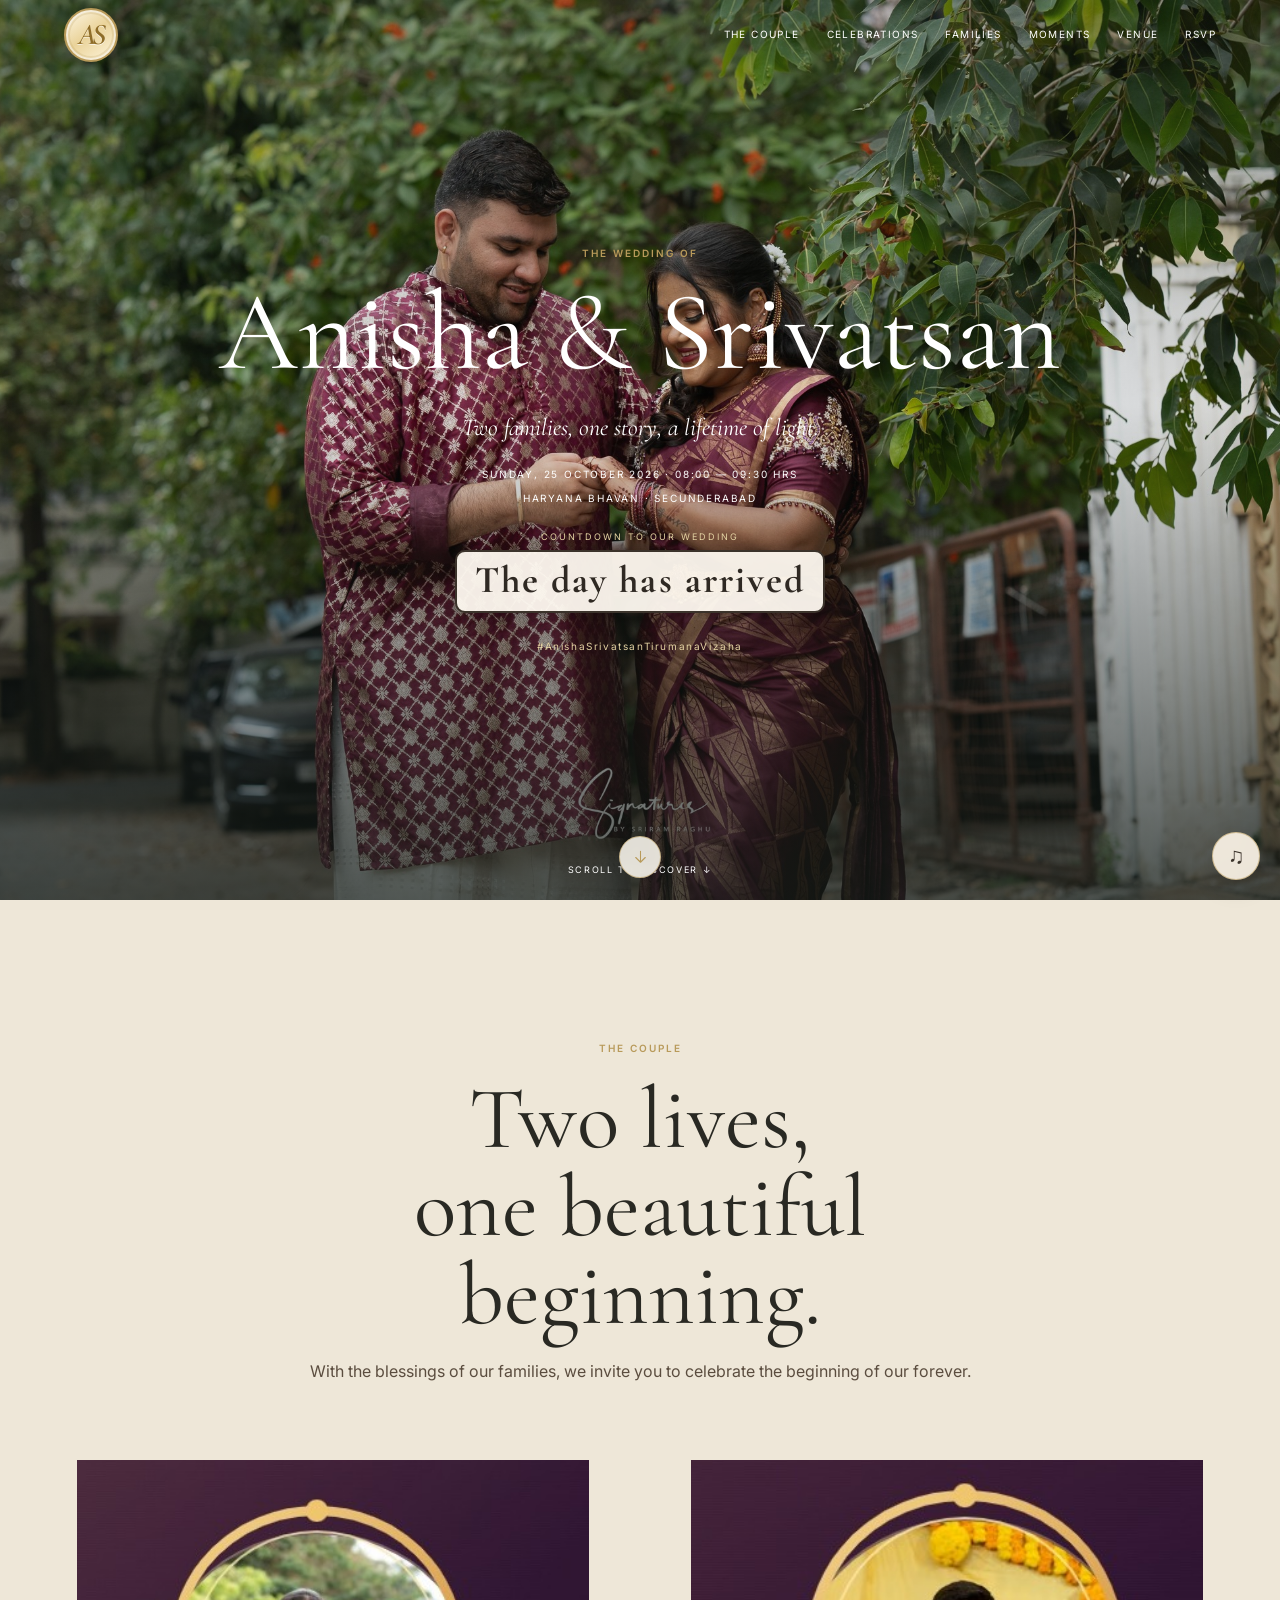
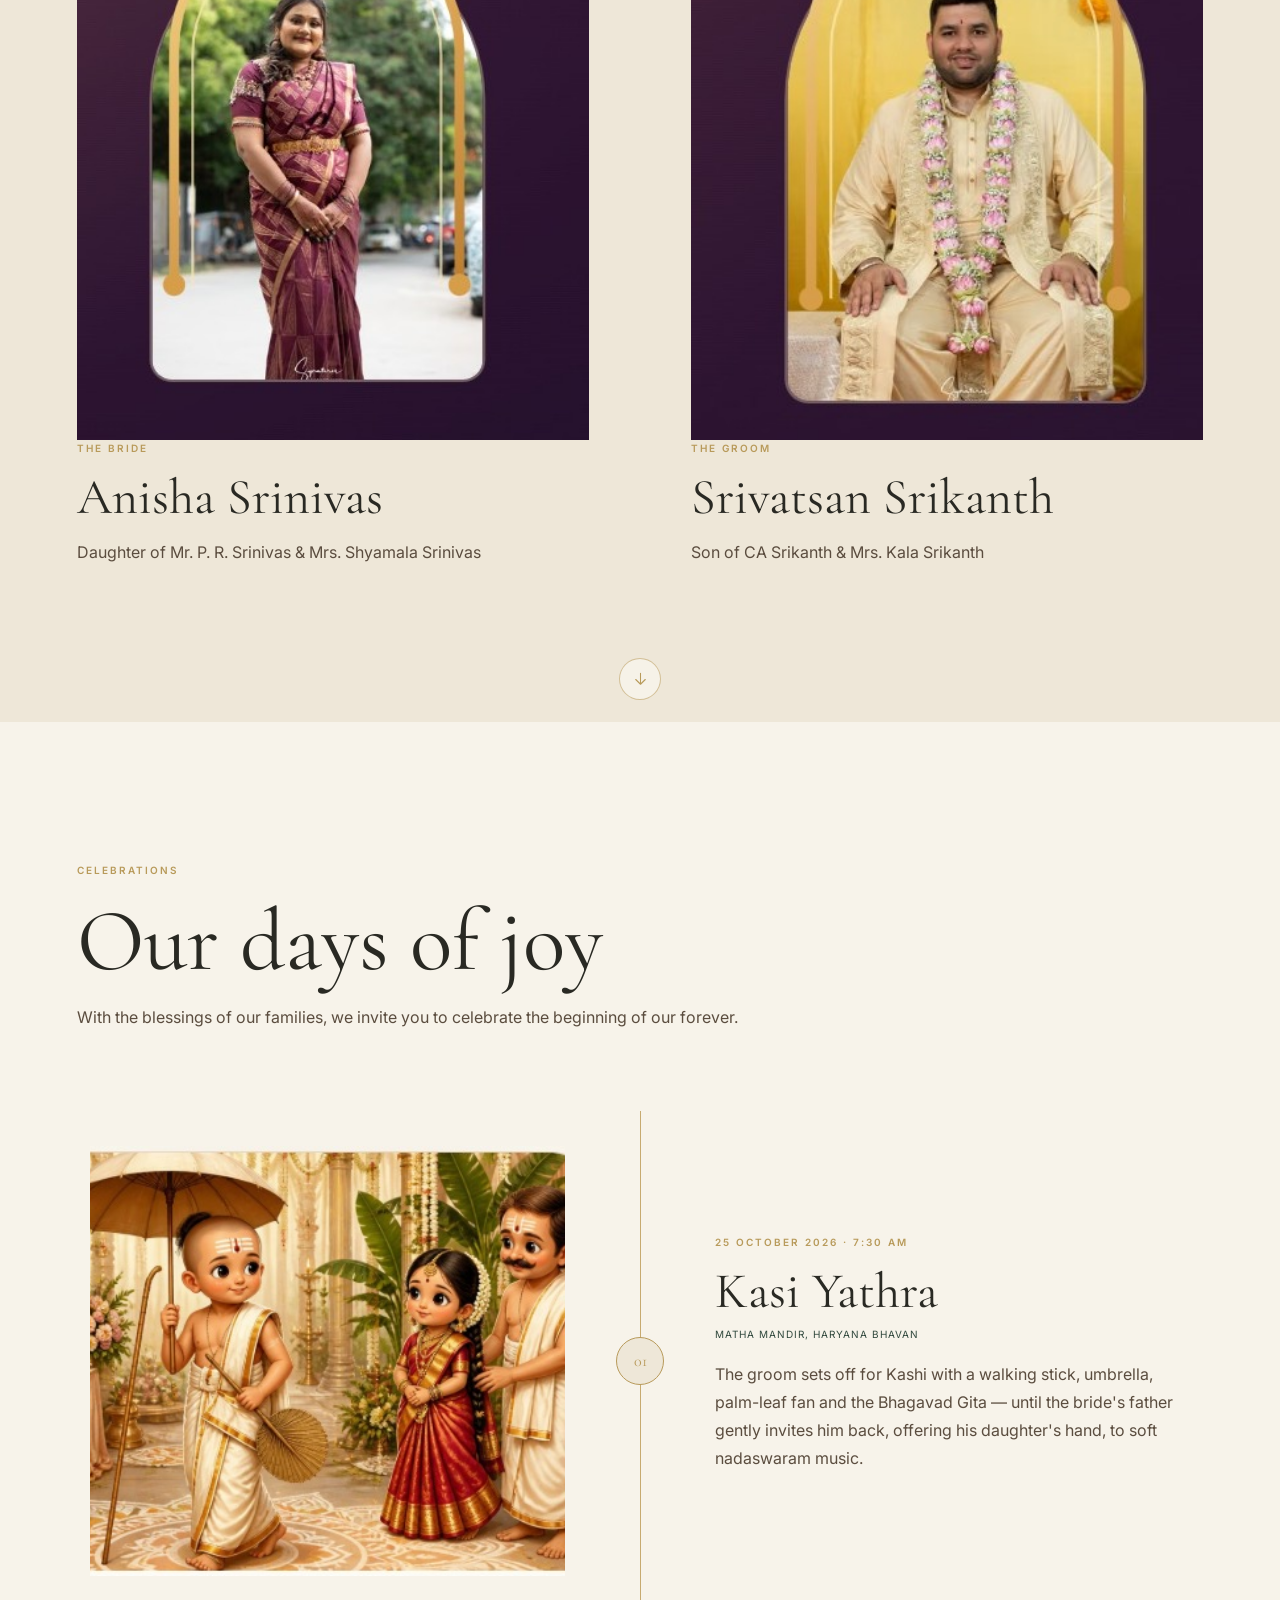
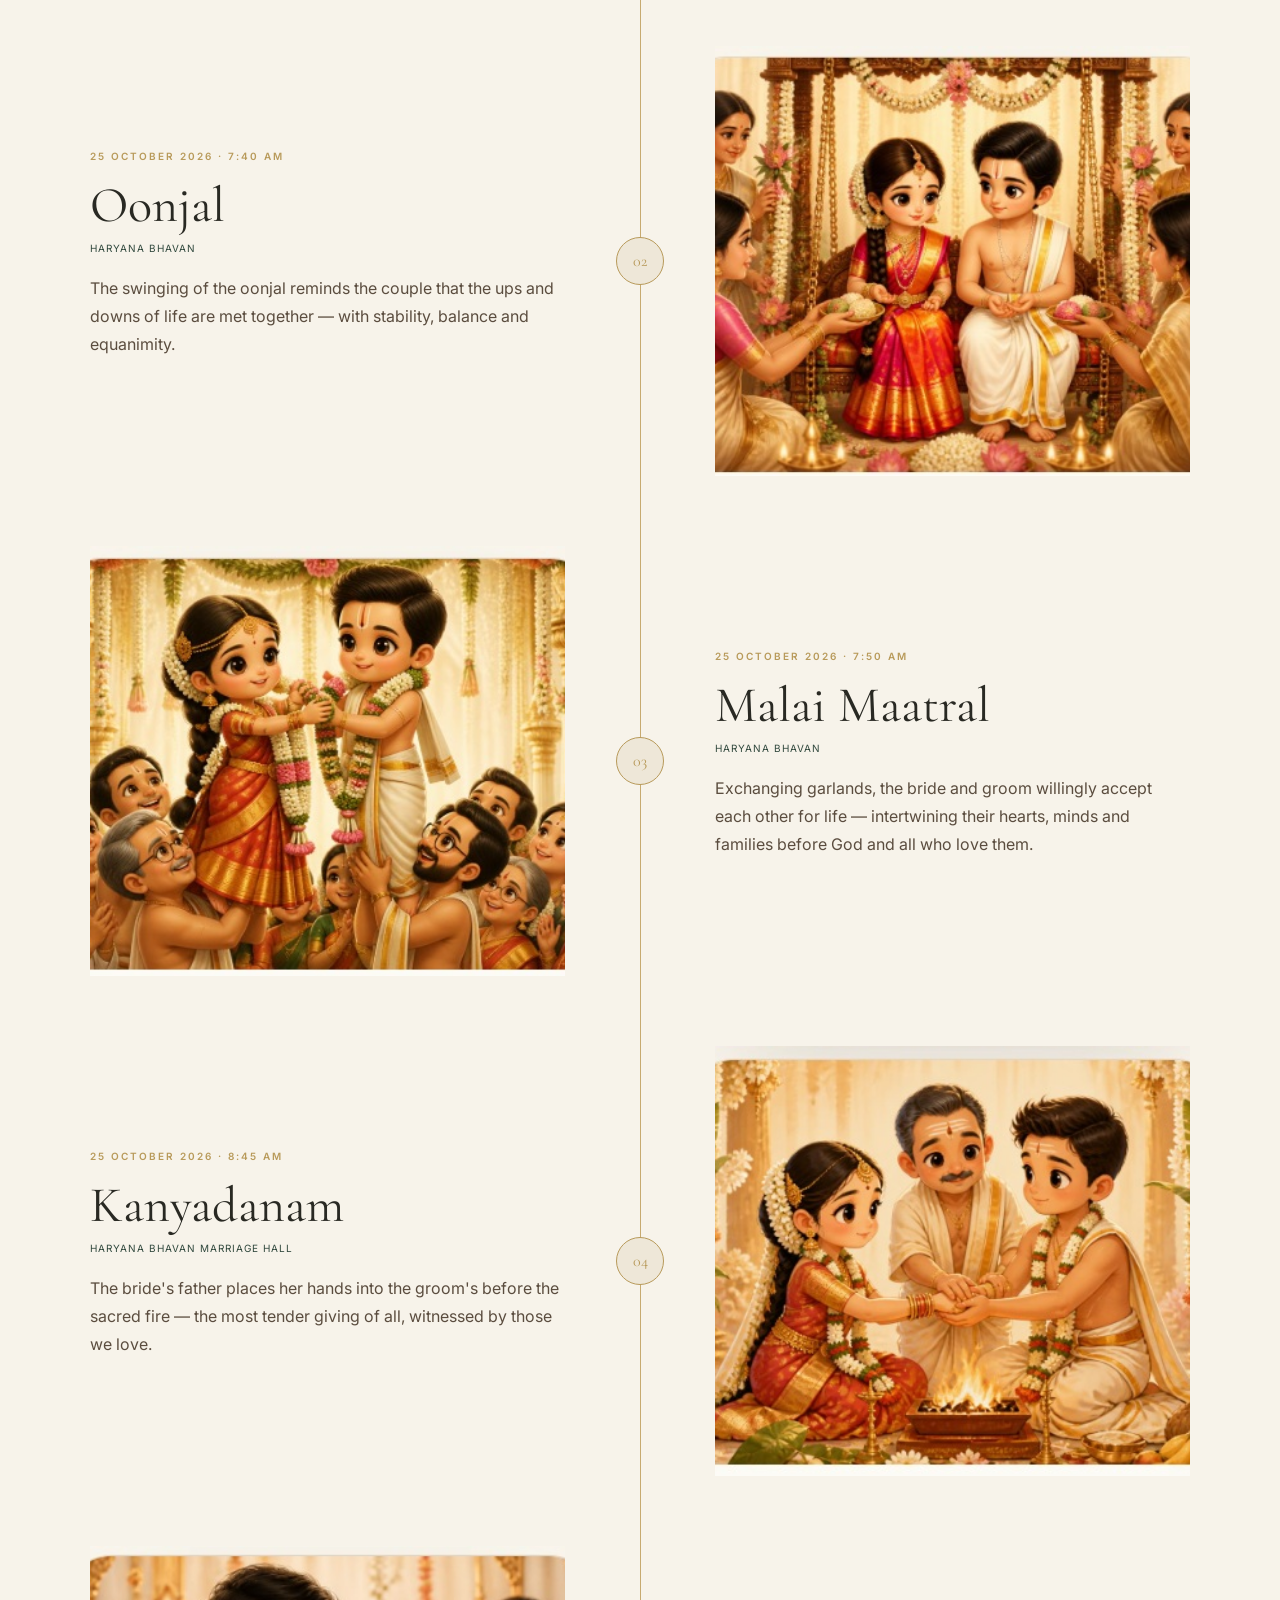
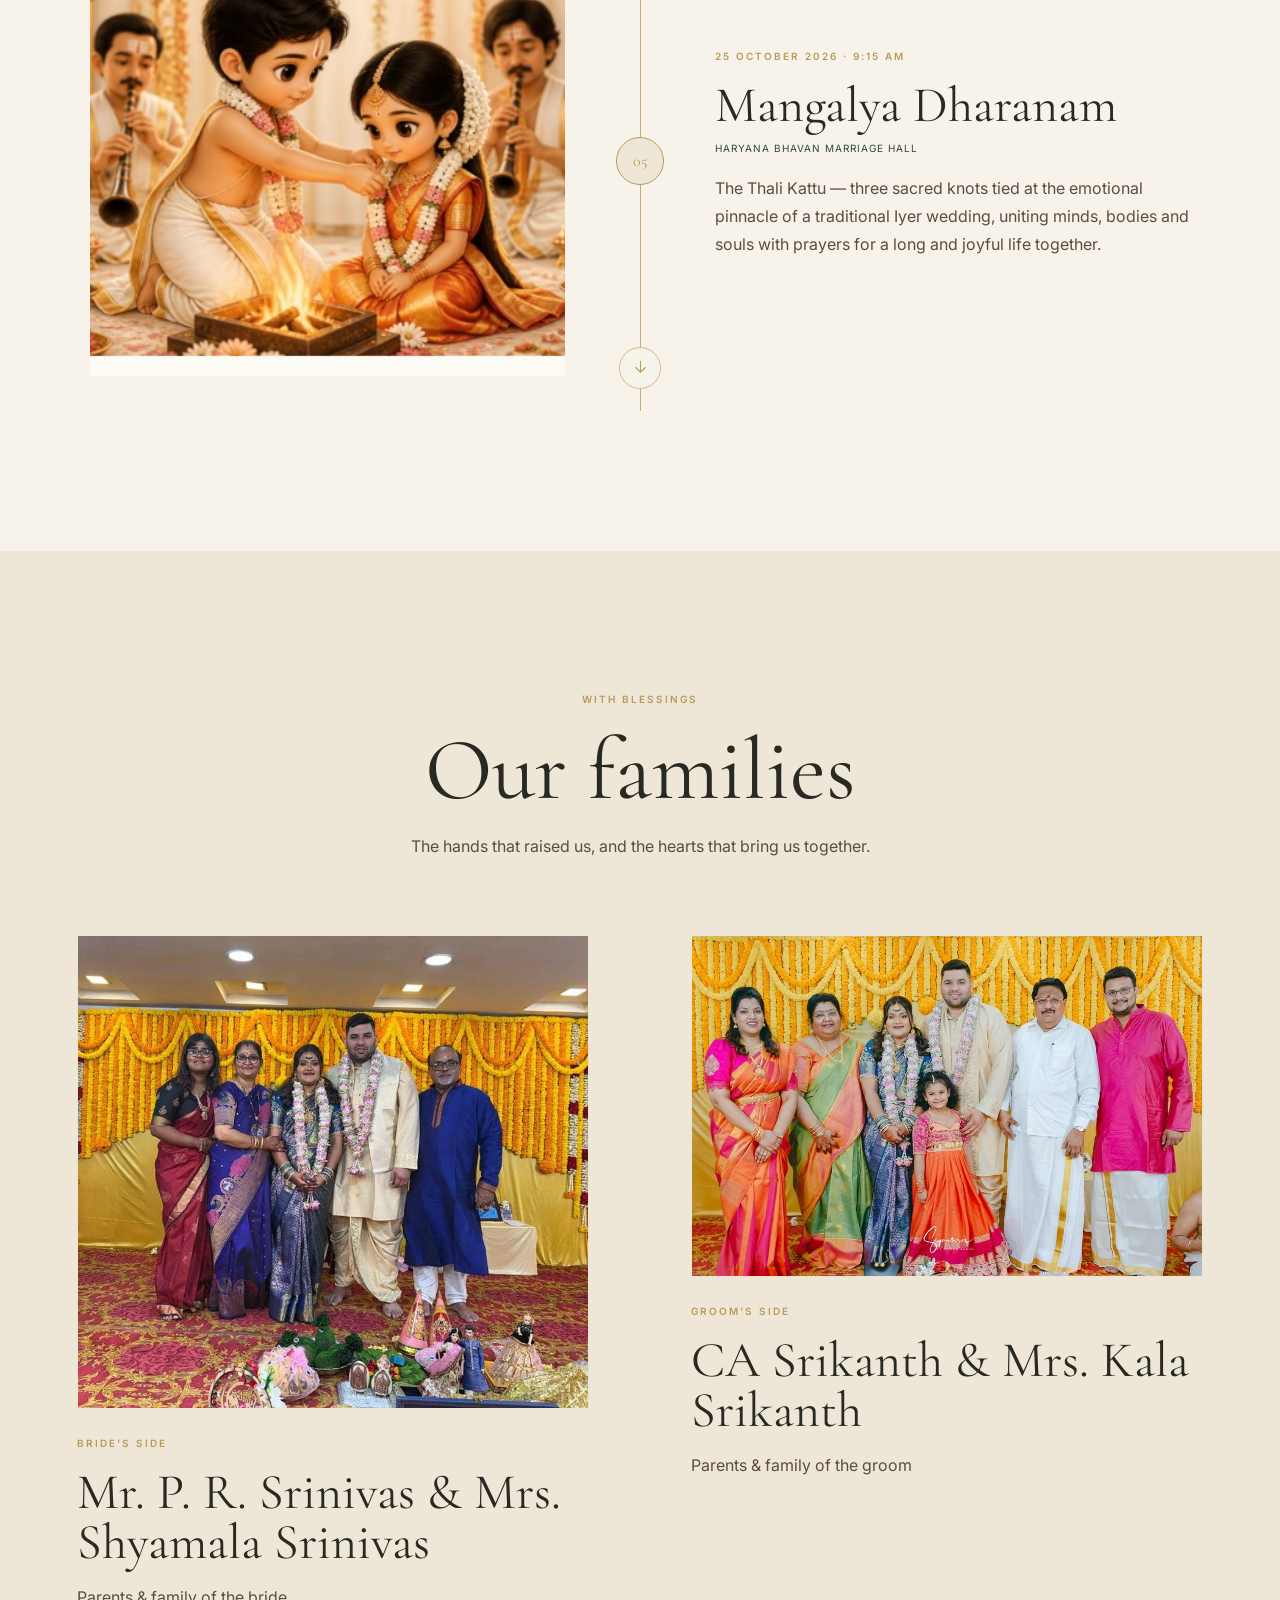
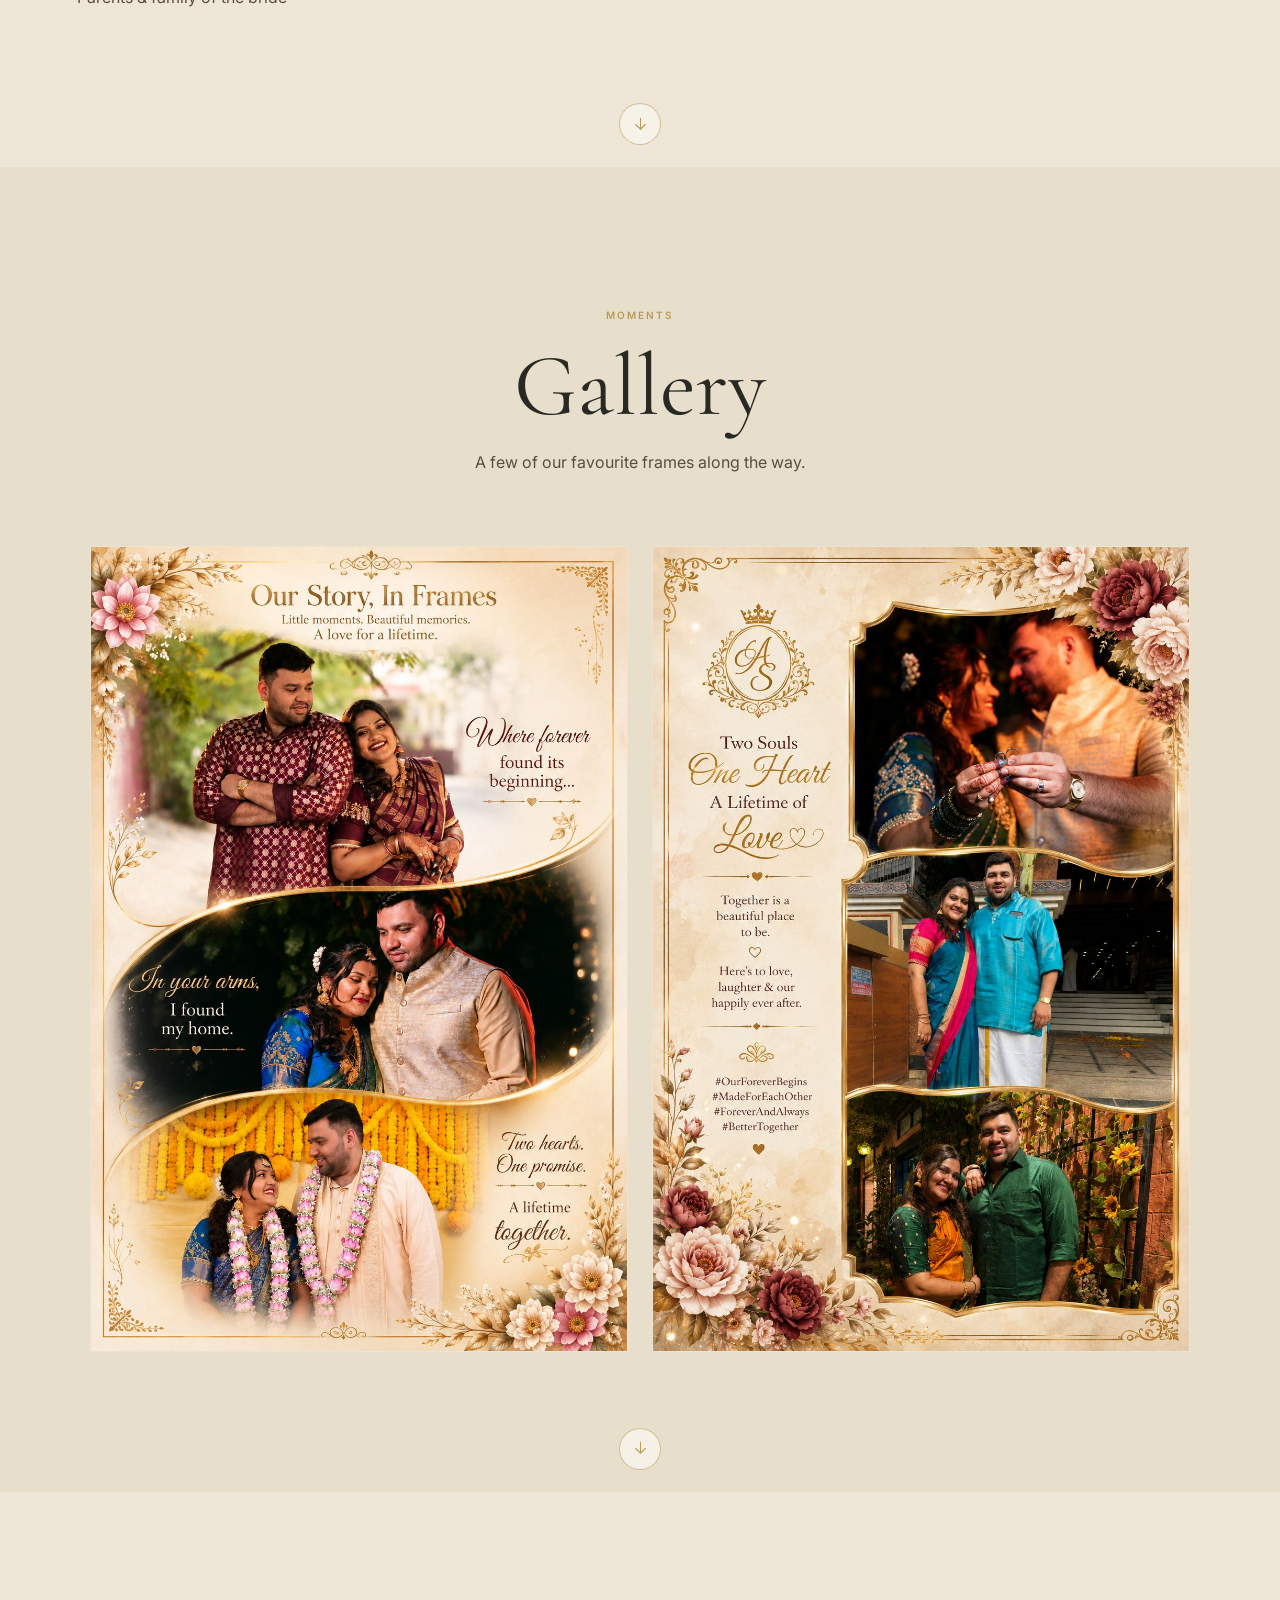
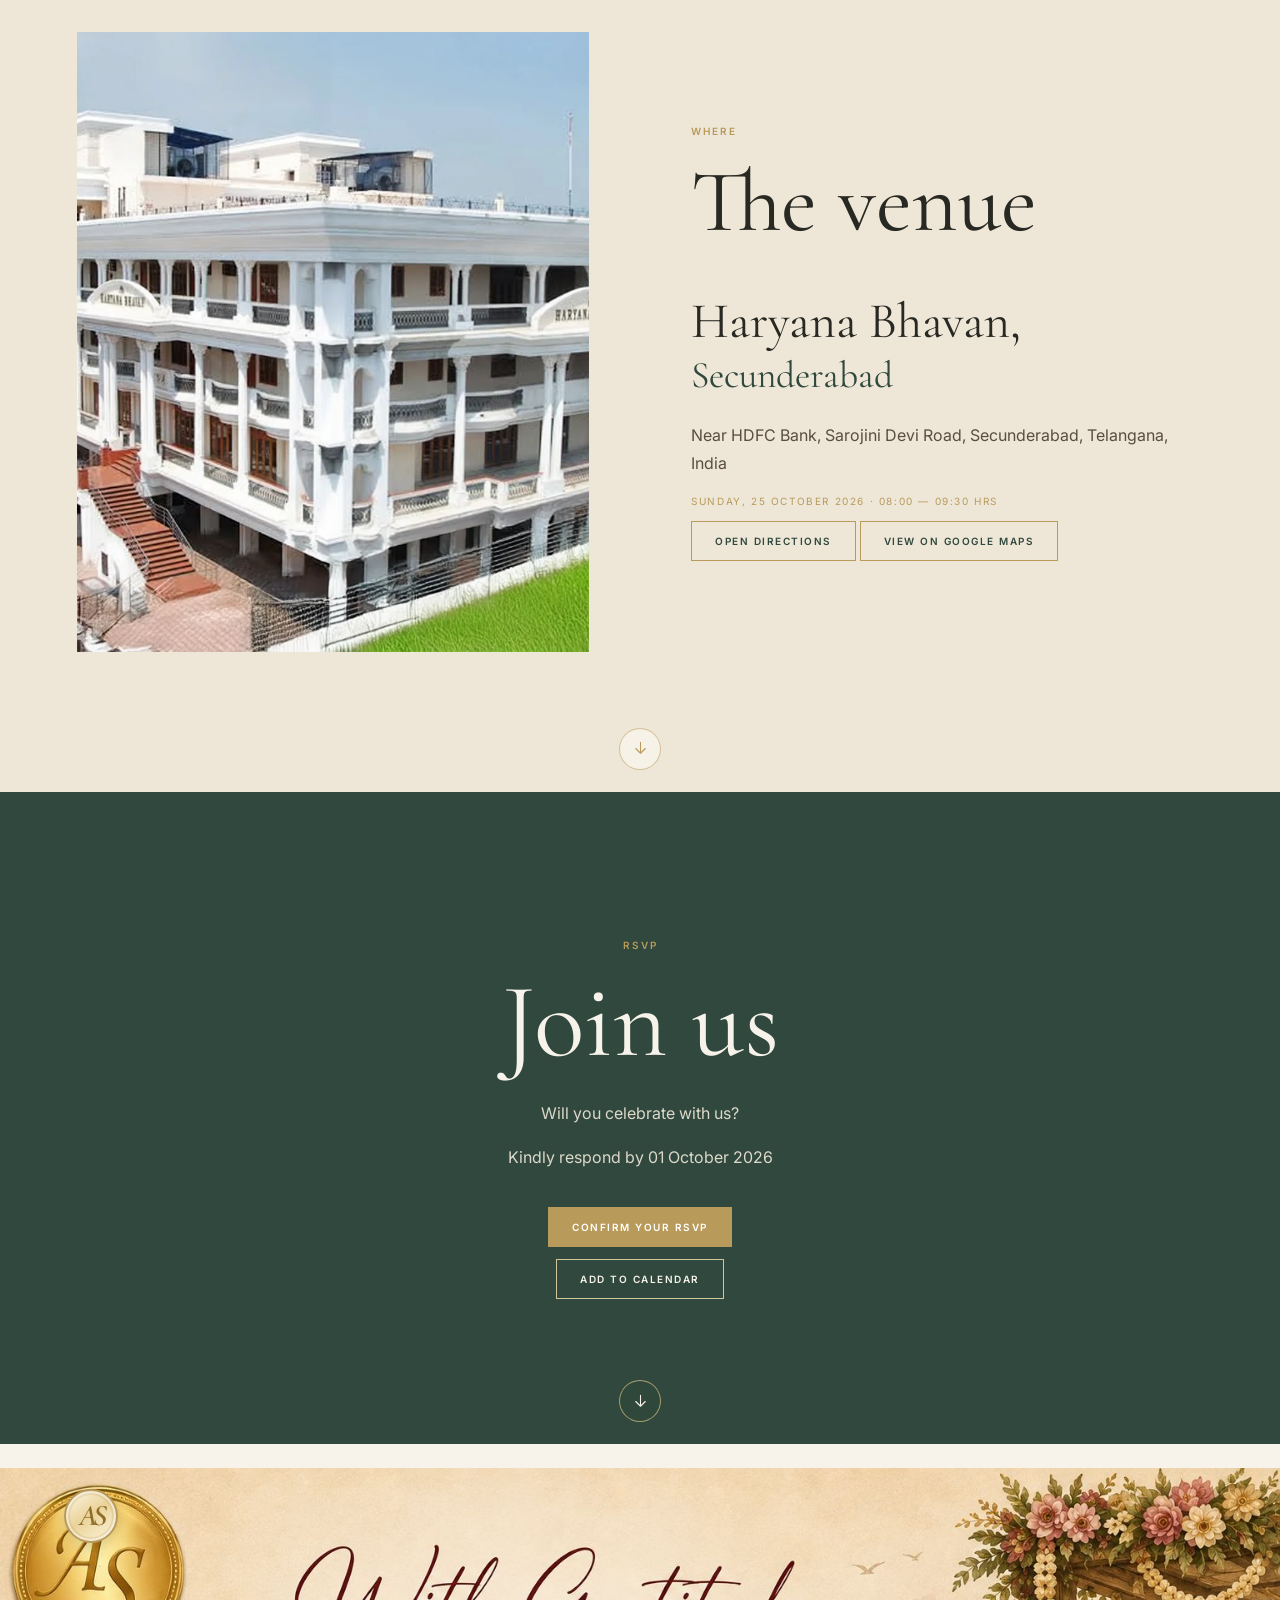
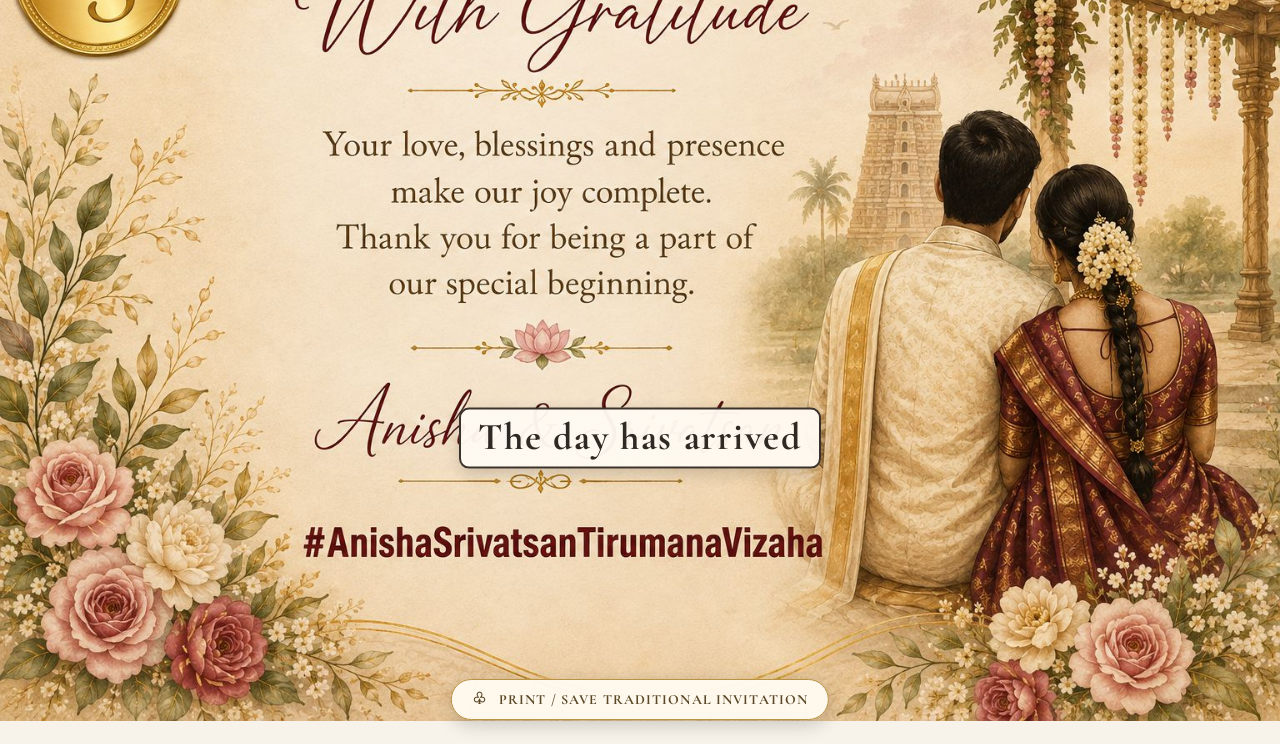
<file: index.html>
<!doctype html>
<html lang="en">
<head>
<meta charset="utf-8"><meta name="viewport" content="width=device-width,initial-scale=1">
<meta name="theme-color" content="#30483d">
<title>Anisha & Srivatsan — Wedding Invitation</title>
<meta name="description" content="Two families, one story, a lifetime of light. Join Anisha & Srivatsan as they begin their forever.">
<meta property="og:title" content="Anisha &amp; Srivatsan — Wedding Invitation">
<meta property="og:description" content="Two families, one story, a lifetime of light. Join Anisha &amp; Srivatsan as they begin their forever.">
<meta property="og:type" content="website">
<meta property="og:url" content="https://prsvas.github.io/anisha-srivatsan-wedding/">
<meta property="og:image" content="https://prsvas.github.io/anisha-srivatsan-wedding/assets/share-preview.jpg">
<meta property="og:image:url" content="https://prsvas.github.io/anisha-srivatsan-wedding/assets/share-preview.jpg">
<meta property="og:image:secure_url" content="https://prsvas.github.io/anisha-srivatsan-wedding/assets/share-preview.jpg">
<meta property="og:image:type" content="image/jpeg">
<meta property="og:image:width" content="1200">
<meta property="og:image:height" content="630">
<meta property="og:image:alt" content="Anisha &amp; Srivatsan Wedding Invitation">
<meta name="twitter:card" content="summary_large_image">
<meta name="twitter:title" content="Anisha &amp; Srivatsan — Wedding Invitation">
<meta name="twitter:description" content="Two families, one story, a lifetime of light. Join Anisha &amp; Srivatsan as they begin their forever.">
<meta name="twitter:image" content="https://prsvas.github.io/anisha-srivatsan-wedding/assets/share-preview.jpg">
<meta name="twitter:image:alt" content="Anisha &amp; Srivatsan Wedding Invitation">
<link rel="preconnect" href="https://fonts.googleapis.com"><link rel="preconnect" href="https://fonts.gstatic.com" crossorigin>
<link href="https://fonts.googleapis.com/css2?family=Cormorant+Garamond:wght@300;400;500;600&family=Inter:wght@400;500;600&display=swap" rel="stylesheet">
<link rel="stylesheet" href="style.css">
<style>

body.modal-open{overflow:hidden}
</style>
</head>
<body>
<header id="siteNav"><a class="logo" href="#home" aria-label="Anisha & Srivatsan"><span>AS</span></a><nav id="menu">
<a href="#couple">The Couple</a><a href="#celebrations">Celebrations</a><a href="#families">Families</a><a href="#moments">Moments</a><a href="#venue">Venue</a><a href="#rsvp">RSVP</a></nav><button id="menuButton" aria-label="Open menu">☰</button></header>

<section class="hero" id="home"><div class="hero-photo"></div><div class="hero-shade"></div><div class="hero-content fade">
<div class="eyebrow">THE WEDDING OF</div><h1>Anisha <span>&</span> Srivatsan</h1><p class="tagline">Two families, one story, a lifetime of light.</p>
<div class="meta">SUNDAY, 25 OCTOBER 2026 · 08:00 — 09:30 HRS</div><div class="meta">HARYANA BHAVAN · SECUNDERABAD</div><div class="hero-countdown-wrap" aria-label="Countdown to the wedding">
<div class="countdown-label">COUNTDOWN TO OUR WEDDING</div>
<div class="countdown" id="countdown">Loading…</div>
</div>
<div class="hashtag">#AnishaSrivatsanTirumanaVizaha</div></div><a class="scroll" href="#couple">SCROLL TO DISCOVER ↓</a><a class="slide-down" href="#couple" aria-label="Scroll to The Couple"><span class="slide-down-icon"><svg viewBox="0 0 24 24" aria-hidden="true"><path d="M12 4v14M6 12l6 6 6-6"/></svg></span></a></section>

<section class="section cream" id="couple"><div class="intro centered reveal"><div class="eyebrow">THE COUPLE</div><h2>Two lives,<br>one beautiful beginning.</h2><p>With the blessings of our families, we invite you to celebrate the beginning of our forever.</p></div>
<div class="people"><article class="person reveal"><div class="photo bride"></div><div class="eyebrow">THE BRIDE</div><h3>Anisha Srinivas</h3><p>Daughter of Mr. P. R. Srinivas & Mrs. Shyamala Srinivas</p></article>
<article class="person reveal"><div class="photo groom"></div><div class="eyebrow">THE GROOM</div><h3>Srivatsan Srikanth</h3><p>Son of CA Srikanth & Mrs. Kala Srikanth</p></article><a class="slide-down" href="#celebrations" aria-label="Scroll to Celebrations"><span class="slide-down-icon"><svg viewBox="0 0 24 24" aria-hidden="true"><path d="M12 4v14M6 12l6 6 6-6"/></svg></span></a></section>

<section class="section" id="celebrations"><div class="intro reveal"><div class="eyebrow">CELEBRATIONS</div><h2>Our days of joy</h2><p>With the blessings of our families, we invite you to celebrate the beginning of our forever.</p></div>
<div class="events">
<article class="event reveal"><div class="event-photo kasi"></div><div class="event-number">01</div><div><div class="eyebrow">25 OCTOBER 2026 · 7:30 AM</div><h3>Kasi Yathra</h3><div class="place">Matha Mandir, Haryana Bhavan</div><p>The groom sets off for Kashi with a walking stick, umbrella, palm-leaf fan and the Bhagavad Gita — until the bride's father gently invites him back, offering his daughter's hand, to soft nadaswaram music.</p></div></article>
<article class="event reverse reveal"><div class="event-photo oonjal"></div><div class="event-number">02</div><div><div class="eyebrow">25 OCTOBER 2026 · 7:40 AM</div><h3>Oonjal</h3><div class="place">Haryana Bhavan</div><p>The swinging of the oonjal reminds the couple that the ups and downs of life are met together — with stability, balance and equanimity.</p></div></article>
<article class="event reveal"><div class="event-photo malai"></div><div class="event-number">03</div><div><div class="eyebrow">25 OCTOBER 2026 · 7:50 AM</div><h3>Malai Maatral</h3><div class="place">Haryana Bhavan</div><p>Exchanging garlands, the bride and groom willingly accept each other for life — intertwining their hearts, minds and families before God and all who love them.</p></div></article>
<article class="event reverse reveal"><div class="event-photo kanya"></div><div class="event-number">04</div><div><div class="eyebrow">25 OCTOBER 2026 · 8:45 AM</div><h3>Kanyadanam</h3><div class="place">Haryana Bhavan Marriage Hall</div><p>The bride's father places her hands into the groom's before the sacred fire — the most tender giving of all, witnessed by those we love.</p></div></article>
<article class="event reveal"><div class="event-photo mangalya"></div><div class="event-number">05</div><div><div class="eyebrow">25 OCTOBER 2026 · 9:15 AM</div><h3>Mangalya Dharanam</h3><div class="place">Haryana Bhavan Marriage Hall</div><p>The Thali Kattu — three sacred knots tied at the emotional pinnacle of a traditional Iyer wedding, uniting minds, bodies and souls with prayers for a long and joyful life together.</p></div></article>
<a class="slide-down" href="#families" aria-label="Scroll to Families"><span class="slide-down-icon"><svg viewBox="0 0 24 24" aria-hidden="true"><path d="M12 4v14M6 12l6 6 6-6"/></svg></span></a></section>

<section class="section cream" id="families"><div class="intro centered reveal"><div class="eyebrow">WITH BLESSINGS</div><h2>Our families</h2><p>The hands that raised us, and the hearts that bring us together.</p></div>
<div class="families"><article class="family reveal"><div class="family-photo"><img src="assets/bride-family.jpg" alt="Bride family"></div><div class="eyebrow">BRIDE'S SIDE</div><h3>Mr. P. R. Srinivas & Mrs. Shyamala Srinivas</h3><p>Parents & family of the bride</p></article>
<article class="family reveal"><div class="family-photo"><img src="assets/groom-family.jpg" alt="Groom family"></div><div class="eyebrow">GROOM'S SIDE</div><h3>CA Srikanth & Mrs. Kala Srikanth</h3><p>Parents & family of the groom</p></article><a class="slide-down" href="#moments" aria-label="Scroll to Moments"><span class="slide-down-icon"><svg viewBox="0 0 24 24" aria-hidden="true"><path d="M12 4v14M6 12l6 6 6-6"/></svg></span></a></section>

<section class="section paper" id="moments"><div class="intro centered reveal"><div class="eyebrow">MOMENTS</div><h2>Gallery</h2><p>A few of our favourite frames along the way.</p></div>
<div class="gallery"><div class="gallery-image reveal"><img src="assets/gallery-1.jpg" alt="Wedding moment 1"></div><div class="gallery-image reveal"><img src="assets/gallery-2.jpg" alt="Wedding moment 2"></div><a class="slide-down" href="#venue" aria-label="Scroll to Venue"><span class="slide-down-icon"><svg viewBox="0 0 24 24" aria-hidden="true"><path d="M12 4v14M6 12l6 6 6-6"/></svg></span></a></section>

<section class="section cream" id="venue"><div class="venue"><div class="venue-image reveal"></div><div class="reveal"><div class="eyebrow">WHERE</div><h2>The venue</h2><h3>Haryana Bhavan,<br><span>Secunderabad</span></h3><p>Near HDFC Bank, Sarojini Devi Road, Secunderabad, Telangana, India</p><p class="date">SUNDAY, 25 OCTOBER 2026 · 08:00 — 09:30 HRS</p>
<a class="button" target="_blank" rel="noopener" href="https://www.google.com/maps/search/?api=1&query=Haryana+Bhavan+Secunderabad">OPEN DIRECTIONS</a>
<a class="button" target="_blank" rel="noopener" href="https://www.google.com/maps/search/?api=1&query=Haryana+Bhavan+Secunderabad">VIEW ON GOOGLE MAPS</a></div></div><a class="slide-down" href="#rsvp" aria-label="Scroll to RSVP"><span class="slide-down-icon"><svg viewBox="0 0 24 24" aria-hidden="true"><path d="M12 4v14M6 12l6 6 6-6"/></svg></span></a></section>

<section class="rsvp" id="rsvp"><div class="reveal"><div class="eyebrow">RSVP</div><h2>Join us</h2><p>Will you celebrate with us?</p><p>Kindly respond by 01 October 2026</p><div class="rsvp-actions"><a class="button gold" id="googleRsvp" href="https://docs.google.com/forms/d/e/1FAIpQLSf7F9U-8WirBwNMF10VO0LnKeDXTvqlBp_xLOjisa4AF6TtcQ/viewform" target="_blank" rel="noopener noreferrer">CONFIRM YOUR RSVP</a></div><div class="calendar-actions"><button class="button calendar-button" id="addToCalendar" type="button">ADD TO CALENDAR</button></div>
<div class="calendar-menu" id="calendarMenu" aria-hidden="true" role="dialog" aria-modal="true">
<div class="calendar-menu-inner"><button class="calendar-close" id="calendarClose" type="button" aria-label="Close">×</button>
<div class="eyebrow">SAVE THE DATE</div><h3>Add to Calendar</h3><p>Choose your preferred calendar.</p>
<button class="calendar-choice" id="googleCalendar" type="button">Google Calendar</button>
<button class="calendar-choice" id="icsCalendar" type="button">Apple / iPhone / Outlook / Other</button></div></div></div><a class="slide-down slide-down-light" href="#closing" aria-label="Scroll to closing"><span class="slide-down-icon"><svg viewBox="0 0 24 24" aria-hidden="true"><path d="M12 4v14M6 12l6 6 6-6"/></svg></span></a></section>

<section class="closing final-gratitude" id="closing">
  <div class="closing-photo" aria-hidden="true"></div>
  <div class="closing-logo-coin" aria-label="Anisha and Srivatsan monogram">AS</div>
  <div class="closing-countdown-wrap" aria-label="Live countdown to the wedding">
    <div class="closing-countdown" id="closingCountdown">Loading…</div>
  </div>
  <button id="printInvitation" class="print-invitation" type="button" aria-label="Print or save invitation as PDF">
    <span aria-hidden="true">♧</span> PRINT / SAVE TRADITIONAL INVITATION
  </button>
</section>


<section id="printCard" class="print-card" aria-hidden="true">
  <img class="print-card-art" src="assets/traditional-tamil-iyer-print-card.png"
       alt="Traditional Tamil Iyer wedding invitation">
</section>

<audio id="weddingMusic" loop preload="none" aria-hidden="true"><source src="assets/wedding-music.mp3" type="audio/mpeg"></audio>
<button id="musicToggle" class="music-toggle" type="button" aria-label="Play wedding music" aria-pressed="false"><span aria-hidden="true">♫</span></button>

<script src="script.js"></script>
</body></html>
</file>
<file: style.css>
:root{--ivory:#f7f3ea;--cream:#eee7d8;--paper:#e7decc;--green:#30483d;--gold:#b89a5a;--brown:#5b4d3f;--charcoal:#292923}
*{box-sizing:border-box}html{scroll-behavior:smooth}body{margin:0;background:var(--ivory);color:var(--charcoal);font:16px/1.75 Inter,Arial,sans-serif}h1,h2,h3{font-family:"Cormorant Garamond",serif;font-weight:400;line-height:1}h1{font-size:clamp(56px,9vw,112px);margin:0}h2{font-size:clamp(48px,7vw,88px);margin:.2em 0}h3{font-size:clamp(30px,4vw,50px)}p{color:var(--brown)}a{text-decoration:none}.eyebrow{font-size:10px;letter-spacing:.2em;color:var(--gold);font-weight:600;margin-bottom:15px}
header{position:fixed;z-index:20;top:0;left:0;right:0;height:70px;display:flex;align-items:center;justify-content:space-between;padding:0 5vw;color:#fff;transition:.3s}header.scrolled{background:rgba(247,243,234,.95);color:var(--green);backdrop-filter:blur(12px);box-shadow:0 1px 0 #ddd}header .logo{
  width:46px;height:46px;display:inline-flex;align-items:center;justify-content:center;
  border:2px solid var(--gold);border-radius:50%;
  background:linear-gradient(145deg,#fff9e9,#ead39a 48%,#fff7df);
  color:#8f6d28;text-decoration:none;
  font-family:"Cormorant Garamond",Georgia,serif;
  font-size:26px;font-weight:600;font-style:italic;
  letter-spacing:-.12em;line-height:1;
  box-shadow:inset 0 0 0 2px rgba(255,255,255,.55),inset 0 0 0 4px rgba(184,154,90,.22),0 4px 14px rgba(0,0,0,.14);
}
header .logo span{
  font-family:"Cormorant Garamond",Georgia,serif;
  font-size:26px;font-weight:600;font-style:italic;
  letter-spacing:-.12em;line-height:1;
  transform:translateX(-1px);
  text-shadow:0 1px 0 rgba(255,255,255,.7);
}header nav{display:flex;gap:27px}header nav a{font-size:10px;letter-spacing:.14em;color:inherit;text-transform:uppercase}#menuButton{display:none;border:0;background:none;color:inherit;font-size:25px}
.hero{height:100svh;min-height:620px;display:grid;place-items:center;position:relative;overflow:hidden;background:var(--green)}.hero-photo,.closing-photo{position:absolute;inset:0;background:url("assets/hero.jpg") center/cover}.hero-shade,.closing-shade{position:absolute;inset:0;background:linear-gradient(180deg,rgba(20,28,24,.35),rgba(20,28,24,.12) 45%,rgba(20,28,24,.72))}.hero-content,.closing-content{position:relative;z-index:2;text-align:center;color:#fff;padding:70px 22px}.hero h1 span,.closing h2 span{font-weight:300}.tagline{font:italic 24px "Cormorant Garamond",serif;color:#fff;margin:24px 0}.meta{font-size:10px;letter-spacing:.18em;color:#fff;margin:6px}.hashtag{font-size:10px;letter-spacing:.16em;color:#e4d3a3;margin-top:25px}.scroll{position:absolute;z-index:2;bottom:22px;left:50%;transform:translateX(-50%);font-size:9px;letter-spacing:.18em;color:#fff;white-space:nowrap}
.button{display:inline-flex;align-items:center;justify-content:center;border:1px solid var(--gold);background:transparent;color:var(--green);padding:13px 23px;font:600 10px Inter,sans-serif;letter-spacing:.15em;cursor:pointer;transition:.25s}.button:hover{background:var(--green);color:#fff;transform:translateY(-2px)}.hero .button{margin-top:28px;color:#fff;border-color:#e4d3a3}
.section{padding:140px max(6vw,24px)}.cream{background:var(--cream)}.paper{background:var(--paper)}.intro{max-width:700px}.centered{text-align:center;margin:auto}.people,.families{max-width:1150px;margin:75px auto 0;display:grid;grid-template-columns:1fr 1fr;gap:8vw}.photo,.family-photo,.event-photo,.gallery-image,.venue-image{background-size:cover;background-position:center;background-color:var(--ivory);}.person .photo{height:580px}.person h3,.family h3{margin:5px 0 14px}
.events{max-width:1100px;margin:80px auto 0;position:relative}.events:before{content:"";position:absolute;top:0;bottom:0;left:50%;width:1px;background:#c7aa70}.event{display:grid;grid-template-columns:1fr 70px 1fr;gap:40px;align-items:center;min-height:500px}.event.reverse .event-photo{grid-column:3;grid-row:1}.event.reverse>div:last-child{grid-column:1;grid-row:1}.event-number{grid-column:2;grid-row:1;width:48px;height:48px;border:1px solid var(--gold);border-radius:50%;display:grid;place-items:center;justify-self:center;z-index:2;background:var(--cream);color:var(--gold);font:16px "Cormorant Garamond",serif}.event-photo{height:430px}.event h3{margin:0 0 10px}.place{font-size:10px;letter-spacing:.1em;text-transform:uppercase;color:var(--green)}
.family-photo{height:auto;aspect-ratio:3/2;margin-bottom:26px;background-size:contain;background-repeat:no-repeat;background-position:center}.gallery{max-width:1100px;margin:70px auto 0;display:grid;grid-template-columns:1fr 1fr;gap:18px;align-items:start}.gallery-image{width:100%;aspect-ratio:2/3;min-height:0;background-size:contain;background-repeat:no-repeat;background-position:center;background-color:transparent}.g1,.g2,.g3,.g4{grid-column:auto;grid-row:auto}.venue{max-width:1180px;margin:auto;display:grid;grid-template-columns:1fr 1fr;gap:8vw;align-items:center}.venue-image{height:620px}.venue h3{margin-bottom:25px}.venue h3 span{font-size:.75em;color:var(--green)}.venue .date{font-size:10px;letter-spacing:.16em;color:var(--gold)}
.rsvp{padding:145px 24px;text-align:center;background:var(--green);color:var(--ivory)}.rsvp h2{font-size:clamp(60px,9vw,105px);margin:0 0 25px}.rsvp p{color:#ddd9ca}.rsvp .gold{background:var(--gold);color:#fff;margin-top:20px}.closing{height:90svh;min-height:650px;position:relative;display:grid;place-items:center;overflow:hidden;background:var(--green)}.closing-content h2{font-size:clamp(70px,10vw,125px);margin:0 0 25px}.closing-content p{color:#fff;font-size:10px;letter-spacing:.2em}.monogram{font:34px "Cormorant Garamond",serif;margin-top:45px}.closing-content small{color:#eee;font-size:10px}
.fade{animation:fade .9s ease both}@keyframes fade{from{opacity:0;transform:translateY(18px)}to{opacity:1;transform:none}}.reveal{opacity:0;transform:translateY(25px);transition:.8s ease}.reveal.visible{opacity:1;transform:none}
.modal{position:fixed;inset:0;background:rgba(20,28,24,.75);backdrop-filter:blur(8px);z-index:100;display:none;align-items:center;justify-content:center;padding:18px}.modal.open{display:flex}.modal-box{width:min(600px,100%);max-height:94svh;overflow:auto;background:var(--ivory);padding:42px;position:relative}.close{position:absolute;right:14px;top:6px;border:0;background:none;font-size:36px;color:var(--green);cursor:pointer}.modal h2{margin:0 0 12px}.modal label,.modal legend{display:block;font-size:10px;letter-spacing:.1em;text-transform:uppercase;color:var(--green);margin:18px 0}.modal input,.modal select,.modal textarea{width:100%;border:0;border-bottom:1px solid #cbbfa9;background:transparent;padding:10px 2px;font:15px Inter,sans-serif;outline:0}.modal textarea{min-height:75px}.choice{display:flex!important;align-items:center;gap:8px;text-transform:none!important;letter-spacing:0!important;font-size:13px!important;color:var(--brown)!important;margin:8px 0!important}.choice input{width:auto}.counter-grid{display:grid;grid-template-columns:1fr 1fr;gap:20px}.counter{display:flex;border-bottom:1px solid #cbbfa9}.counter button{width:42px;border:0;background:none;font-size:24px;color:var(--green);cursor:pointer}.counter input{text-align:center;border:0}.total{margin:22px 0;padding:14px;background:var(--cream);display:flex;justify-content:space-between}.total strong{font:26px "Cormorant Garamond",serif;color:var(--green)}.submit{width:100%;background:var(--green);color:#fff;margin-top:12px}.status{min-height:22px;font-size:12px;color:#8b5a47;margin-top:10px}.success{text-align:center;padding:30px}.script-signature{font:30px "Cormorant Garamond",serif;color:var(--green);margin:30px}
.bride{background-image:url("assets/bride.jpg")}.groom{background-image:url("assets/groom.jpg")}.kasi{background-image:url("assets/kasi-yathra.jpg")}.oonjal{background-image:url("assets/oonjal.jpg")}.malai{background-image:url("assets/malai-maatral.jpg")}.kanya{background-image:url("assets/kanyadanam.jpg")}.mangalya{background-image:url("assets/mangalya-dharanam.jpg")}.bride-family{background-image:url("assets/bride-family.jpg")}.groom-family{background-image:url("assets/groom-family.jpg")}.g1{background-image:url("assets/gallery-1.jpg")}.g2{background-image:url("assets/gallery-2.jpg")}.g3{background-image:url("assets/gallery-3.jpg")}.g4{background-image:url("assets/gallery-4.jpg")}.venue-image{background-image:url("assets/venue.jpg")}
@media(max-width:800px){header{height:62px}header nav{position:fixed;top:62px;right:0;bottom:0;width:100%;background:var(--ivory);color:var(--green);display:flex;flex-direction:column;padding:55px 30px;gap:22px;transform:translateX(100%);transition:.3s}header nav.open{transform:none}header nav a{font:35px "Cormorant Garamond",serif;text-transform:none;letter-spacing:0}#menuButton{display:block}.section{padding:90px 22px}.people,.families,.venue{grid-template-columns:1fr;gap:55px}.person .photo{height:450px}.family-photo{height:auto;aspect-ratio:3/2}.events:before{left:19px}.event,.event.reverse{display:grid;grid-template-columns:38px 1fr;gap:18px;min-height:0;margin-bottom:75px}.event-number{grid-column:1;grid-row:1;width:38px;height:38px}.event-photo,.event.reverse .event-photo{grid-column:2;grid-row:1;height:350px}.event>div:last-child,.event.reverse>div:last-child{grid-column:2;grid-row:2}.gallery{grid-template-columns:1fr;gap:14px}.gallery-image{aspect-ratio:2/3}.venue-image{height:450px}.modal-box{padding:35px 22px}}
@media(max-width:480px){.hero h1{font-size:57px}.gallery{grid-template-columns:1fr;grid-template-rows:auto}.gallery-image,.g1,.g2,.g3,.g4{grid-column:auto;grid-row:auto;height:auto;aspect-ratio:2/3}.counter-grid{gap:10px}}
@media(prefers-reduced-motion:reduce){html{scroll-behavior:auto}.reveal{transition:none}.fade{animation:none}}

.hero-photo{background-image:url('assets/hero.jpg')}
.closing-photo{background-image:url('assets/closing.jpg')}
.g1{background-image:url('assets/gallery-1.jpg')}
.g2{background-image:url('assets/gallery-2.jpg')}
.g3{background-image:url('assets/gallery-3.jpg')}
.g4{background-image:url('assets/gallery-4.jpg')}

/* FINAL PHOTO FIX — family photographs are shown in full */
.family-photo{
  background-size:contain !important;
  background-repeat:no-repeat !important;
  background-position:center !important;
  background-color:var(--ivory) !important;
  height:auto !important;
  aspect-ratio:4/3 !important;
  border:1px solid rgba(184,154,90,.18);
}

/* FINAL PHOTO FIX — portrait gallery images are never cropped */
.gallery{
  max-width:1100px;
  margin:70px auto 0;
  display:grid;
  grid-template-columns:1fr 1fr;
  gap:24px;
  align-items:start;
}
.gallery-image{
  width:100%;
  aspect-ratio:2/3;
  height:auto !important;
  min-height:0 !important;
  background-size:contain !important;
  background-repeat:no-repeat !important;
  background-position:center !important;
  background-color:var(--ivory) !important;
  border:1px solid rgba(184,154,90,.18);
}
.gallery .g3,.gallery .g4{display:none !important;}
@media(max-width:700px){
  .gallery{grid-template-columns:1fr;gap:20px;}
  .gallery-image{aspect-ratio:2/3;}
}

/* FINAL IMAGE-TAG FIX: use the real image dimensions, never crop */
.family-photo{
  height:auto !important;
  min-height:0 !important;
  aspect-ratio:auto !important;
  padding:0 !important;
  background:var(--ivory) !important;
  border:1px solid rgba(184,154,90,.18) !important;
  overflow:hidden !important;
  display:flex !important;
  align-items:center !important;
  justify-content:center !important;
}
.family-photo img{
  display:block !important;
  width:100% !important;
  height:auto !important;
  max-width:100% !important;
  object-fit:contain !important;
  object-position:center !important;
}

.gallery{
  display:grid !important;
  grid-template-columns:repeat(2,minmax(0,1fr)) !important;
  gap:24px !important;
  align-items:start !important;
}
.gallery-image{
  height:auto !important;
  min-height:0 !important;
  aspect-ratio:auto !important;
  padding:0 !important;
  background:var(--ivory) !important;
  border:1px solid rgba(184,154,90,.18) !important;
  overflow:hidden !important;
  display:block !important;
}
.gallery-image img{
  display:block !important;
  width:100% !important;
  height:auto !important;
  max-width:100% !important;
  object-fit:contain !important;
  object-position:center !important;
}
@media(max-width:700px){
  .gallery{
    grid-template-columns:1fr !important;
    gap:20px !important;
  }
}


/* Section navigation arrows */
.section, .rsvp, .hero, .closing { position: relative; }
.slide-down{
  position:absolute;
  left:50%;
  bottom:22px;
  transform:translateX(-50%);
  z-index:8;
  display:flex;
  align-items:center;
  justify-content:center;
  text-decoration:none;
  color:var(--gold);
}
.slide-down-icon{
  width:42px;height:42px;border:1px solid rgba(184,154,90,.58);border-radius:50%;
  display:grid;place-items:center;background:rgba(247,243,234,.9);backdrop-filter:blur(5px);
  animation:slideArrowPulse 2.2s ease-in-out infinite;
}
.slide-down svg{width:19px;height:19px;fill:none;stroke:currentColor;stroke-width:1.35;stroke-linecap:round;stroke-linejoin:round}
.slide-down-light .slide-down-icon{background:rgba(48,72,61,.75);color:#f7f3ea;border-color:rgba(209,187,130,.75)}
@keyframes slideArrowPulse{0%,100%{transform:translateY(0);opacity:.9}50%{transform:translateY(5px);opacity:.55}}

/* Hero countdown */
.hero-countdown-wrap{margin:22px auto 0;text-align:center;color:#fff}
.countdown-label{font-size:9px;letter-spacing:.22em;color:#e4d3a3;margin-bottom:5px}
#countdown{display:inline-block;font-family:"Cormorant Garamond",serif;font-size:clamp(26px,3.4vw,38px);font-weight:700;letter-spacing:.055em;line-height:1.05;color:#2f2923;background:rgba(255,250,242,.94);border:2px solid #3b332b;border-radius:10px;padding:9px 18px 10px;box-shadow:0 6px 18px rgba(0,0,0,.18);text-shadow:none}

/* Final card countdown — only the countdown is added over the artwork */
.final-gratitude{min-height:100svh;height:100svh;background:#f7f3ea;display:flex;align-items:center;justify-content:center;position:relative;overflow:hidden}
.final-gratitude .closing-photo{position:absolute;inset:0;background-image:url("assets/closing.jpg");background-size:contain;background-position:center;background-repeat:no-repeat;background-color:#f7f3ea}
.final-gratitude .closing-shade,.final-gratitude .closing-content{display:none!important}
.closing-countdown-wrap{position:absolute;left:50%;top:58%;transform:translate(-50%,-50%);z-index:5;text-align:center;pointer-events:none;width:min(92vw,720px)}
.closing-countdown{display:inline-block;font-family:"Cormorant Garamond",serif;font-size:clamp(22px,3.2vw,38px);font-weight:700;letter-spacing:.045em;color:#2f2923;line-height:1.05;background:rgba(255,250,242,.92);border:2px solid #3b332b;border-radius:10px;padding:8px 16px 9px;box-shadow:0 5px 16px rgba(0,0,0,.16);text-shadow:none}

/* Wedding music toggle */
.music-toggle{position:fixed;right:20px;bottom:20px;z-index:10000;width:48px;height:48px;border:1px solid rgba(184,154,90,.55);border-radius:50%;background:rgba(248,241,228,.94);color:#3b332b;font-family:Georgia,"Times New Roman",serif;font-size:22px;line-height:1;cursor:pointer;box-shadow:0 8px 25px rgba(0,0,0,.14);backdrop-filter:blur(8px);display:flex;align-items:center;justify-content:center;transition:transform .2s ease,background .2s ease}
.music-toggle:hover{transform:scale(1.05);background:#fffaf2}.music-toggle.playing{animation:musicPulse 2s ease-in-out infinite}
@keyframes musicPulse{0%,100%{transform:scale(1)}50%{transform:scale(1.07)}}


@media(max-width:600px){#countdown{font-size:clamp(23px,6vw,31px);padding:8px 13px 9px}.music-toggle{right:14px;bottom:14px;width:44px;height:44px;font-size:20px}.slide-down{bottom:16px}.slide-down-icon{width:38px;height:38px}.closing-countdown-wrap{top:57%;width:94vw}.closing-countdown{font-size:clamp(19px,5vw,27px);padding:7px 12px 8px;border-width:2px}}
@media(prefers-reduced-motion:reduce){.slide-down-icon,.music-toggle.playing{animation:none}}

/* RECTIFIED FINAL LOGO + LIVE CLOSING COUNTDOWN */
.final-gratitude{min-height:100svh;height:100svh;background:#f7f3ea;display:flex;align-items:center;justify-content:center;position:relative;overflow:hidden}
.final-gratitude .closing-photo{position:absolute;inset:0;background-image:url("assets/closing.jpg");background-size:contain;background-position:center;background-repeat:no-repeat;background-color:#f7f3ea}
.final-gratitude .closing-shade,.final-gratitude .closing-content{display:none!important}
.closing-logo-coin{position:absolute;top:clamp(22px,5vh,55px);left:clamp(18px,5vw,70px);z-index:6;width:54px;height:54px;border:2px solid var(--gold);border-radius:50%;display:flex;align-items:center;justify-content:center;background:linear-gradient(145deg,#fff9e9,#ead39a 48%,#fff7df);color:#8f6d28;font-family:"Cormorant Garamond",Georgia,serif;font-size:30px;font-weight:600;font-style:italic;letter-spacing:-.12em;box-shadow:inset 0 0 0 2px rgba(255,255,255,.55),inset 0 0 0 4px rgba(184,154,90,.22),0 4px 14px rgba(0,0,0,.14)}
.closing-countdown-wrap{position:absolute;left:50%;top:66%;transform:translate(-50%,-50%);z-index:7;text-align:center;pointer-events:none;width:min(94vw,760px)}
.closing-countdown{display:inline-block;font-family:"Cormorant Garamond",Georgia,serif;font-size:clamp(22px,3.1vw,38px);font-weight:700;letter-spacing:.045em;color:#2f2923;line-height:1.05;background:rgba(255,250,242,.96);border:2px solid #3b332b;border-radius:10px;padding:8px 17px 9px;box-shadow:0 5px 16px rgba(0,0,0,.16);text-shadow:none;white-space:nowrap}
@media(max-width:600px){.closing-logo-coin{top:16px;left:14px;width:46px;height:46px;font-size:26px}.closing-countdown-wrap{top:66%;width:96vw}.closing-countdown{font-size:clamp(18px,4.8vw,27px);padding:7px 11px 8px}}


/* =========================================================
   PRINT / SAVE INVITATION AS PDF
   Normal screen styling is unchanged.
========================================================= */

.print-invitation{
  position:absolute;
  left:50%;
  bottom:28px;
  transform:translateX(-50%);
  z-index:20;
  border:1px solid rgba(184,154,90,.9);
  background:rgba(255,250,240,.94);
  color:#5a4726;
  padding:10px 18px;
  border-radius:999px;
  font-family:inherit;
  font-size:11px;
  font-weight:600;
  letter-spacing:.12em;
  cursor:pointer;
  box-shadow:0 4px 16px rgba(0,0,0,.12);
  transition:transform .2s ease, box-shadow .2s ease;
}
.print-invitation:hover{
  transform:translateX(-50%) translateY(-1px);
  box-shadow:0 6px 20px rgba(0,0,0,.16);
}
.print-invitation span{
  margin-right:6px;
}

@media print{
  @page{
    size:A4 portrait;
    margin:0;
  }

  html, body{
    width:210mm;
    margin:0;
    padding:0;
    background:#fff !important;
    -webkit-print-color-adjust:exact !important;
    print-color-adjust:exact !important;
  }

  body{
    overflow:visible !important;
  }

  /* Hide interactive-only controls. */
  #musicToggle,
  .music-toggle,
  .slide-down,
  .rsvp-actions,
  .print-invitation{
    display:none !important;
  }

  /* Remove reveal animation state so everything prints. */
  .reveal{
    opacity:1 !important;
    transform:none !important;
  }

  /* Each major invitation screen starts on a new printed page. */
  .hero,
  .section,
  .rsvp,
  .closing{
    min-height:297mm !important;
    height:297mm !important;
    max-height:297mm !important;
    width:210mm !important;
    box-sizing:border-box !important;
    page-break-after:always !important;
    break-after:page !important;
    overflow:hidden !important;
    position:relative !important;
  }

  .closing{
    page-break-after:auto !important;
    break-after:auto !important;
  }

  /* Keep important cards/content together. */
  .event,
  .family,
  .gallery-image,
  .venue,
  .rsvp > div{
    break-inside:avoid;
    page-break-inside:avoid;
  }

  /* Browser print dialogs may still have a "Background graphics"
     option. It should be enabled for the invitation artwork. */
}


/* =========================================================
   FINAL PRINT BUTTON OVERRIDE
   Added without changing the invitation artwork/content.
========================================================= */
.print-invitation{
  position:absolute !important;
  left:50% !important;
  bottom:24px !important;
  transform:translateX(-50%) !important;
  z-index:99999 !important;
  display:inline-flex !important;
  align-items:center;
  justify-content:center;
  gap:6px;
  min-width:190px;
  padding:11px 20px !important;
  border:1px solid #b89245 !important;
  border-radius:999px !important;
  background:rgba(255,250,240,.97) !important;
  color:#5a4726 !important;
  font-family:"Cormorant Garamond", Georgia, serif !important;
  font-size:14px !important;
  font-weight:700 !important;
  letter-spacing:.08em !important;
  line-height:1.1 !important;
  cursor:pointer !important;
  pointer-events:auto !important;
  box-shadow:0 5px 18px rgba(0,0,0,.18) !important;
  opacity:1 !important;
  visibility:visible !important;
}
.print-invitation:hover{
  transform:translateX(-50%) translateY(-2px) !important;
}
.print-invitation:active{
  transform:translateX(-50%) translateY(0) !important;
}
.print-invitation span{
  font-size:16px;
}

@media(max-width:600px){
  .print-invitation{
    bottom:18px !important;
    min-width:178px;
    padding:10px 16px !important;
    font-size:12px !important;
  }
}

@media print{
  .print-invitation{
    display:none !important;
  }
}


/* PRINT-ONLY TRADITIONAL TAMIL IYER INVITATION */
.print-card{
  display:none;
}

@media print{
  @page{
    size:210mm 297mm;
    margin:0 !important;
  }

  html, body{
    width:210mm !important;
    height:297mm !important;
    min-width:210mm !important;
    min-height:297mm !important;
    margin:0 !important;
    padding:0 !important;
    overflow:hidden !important;
    background:#fff !important;
    -webkit-print-color-adjust:exact !important;
    print-color-adjust:exact !important;
  }

  body.print-card-active > *:not(#printCard){
    display:none !important;
  }

  body.print-card-active #printCard{
    display:block !important;
    position:fixed !important;
    left:0 !important;
    top:0 !important;
    width:210mm !important;
    height:297mm !important;
    min-width:210mm !important;
    min-height:297mm !important;
    max-width:210mm !important;
    max-height:297mm !important;
    margin:0 !important;
    padding:0 !important;
    overflow:hidden !important;
    background:#f8efd9 !important;
    page-break-after:avoid !important;
    break-after:avoid !important;
  }

  body.print-card-active #printCard .print-card-art{
    position:absolute !important;
    left:0 !important;
    top:0 !important;
    width:210mm !important;
    height:297mm !important;
    min-width:210mm !important;
    min-height:297mm !important;
    max-width:none !important;
    max-height:none !important;
    margin:0 !important;
    padding:0 !important;
    display:block !important;
    object-fit:fill !important;
  }

  body.print-card-active #printInvitation,
  body.print-card-active #musicToggle{
    display:none !important;
  }
}

/* Final A4 full-page print enforcement */
@media print {
  @page { size: A4 portrait; margin: 0 !important; }
  html, body {
    width: 210mm !important;
    height: 297mm !important;
    min-width: 210mm !important;
    min-height: 297mm !important;
    margin: 0 !important;
    padding: 0 !important;
    overflow: hidden !important;
  }
  body.print-card-active #printCard {
    position: fixed !important;
    inset: 0 !important;
    width: 210mm !important;
    height: 297mm !important;
    min-width: 210mm !important;
    min-height: 297mm !important;
    max-width: 210mm !important;
    max-height: 297mm !important;
    margin: 0 !important;
    padding: 0 !important;
    overflow: hidden !important;
  }
  body.print-card-active #printCard .print-card-art {
    position: absolute !important;
    inset: 0 !important;
    width: 210mm !important;
    height: 297mm !important;
    max-width: none !important;
    max-height: none !important;
    object-fit: fill !important;
    margin: 0 !important;
  }
}

/* OPENING LOGO — match the closing-slide AS gold coin exactly */
#siteNav .logo{
  display:flex !important;
  align-items:center !important;
  justify-content:center !important;
  width:54px !important;
  height:54px !important;
  min-width:54px !important;
  border:2px solid var(--gold) !important;
  border-radius:50% !important;
  background:linear-gradient(145deg,#fff9e9,#ead39a 48%,#fff7df) !important;
  color:#8f6d28 !important;
  font-family:"Cormorant Garamond",Georgia,serif !important;
  font-size:30px !important;
  font-weight:600 !important;
  font-style:italic !important;
  letter-spacing:-.12em !important;
  line-height:1 !important;
  box-shadow:inset 0 0 0 2px rgba(255,255,255,.55),inset 0 0 0 4px rgba(184,154,90,.22),0 4px 14px rgba(0,0,0,.14) !important;
  text-decoration:none !important;
}
#siteNav .logo span{
  display:block !important;
  font:inherit !important;
  color:inherit !important;
  letter-spacing:inherit !important;
  line-height:1 !important;
}
@media(max-width:600px){
  #siteNav .logo{
    width:46px !important;
    height:46px !important;
    min-width:46px !important;
    font-size:26px !important;
  }
}

/* ADD TO CALENDAR — additive only */
.calendar-actions{margin-top:12px}.calendar-button{background:transparent!important;color:var(--ivory)!important;border-color:rgba(228,211,163,.9)!important}.calendar-button:hover{background:var(--gold)!important;color:#fff!important}
.calendar-menu{position:fixed;inset:0;z-index:20000;display:none;align-items:center;justify-content:center;padding:20px;background:rgba(20,28,24,.72);backdrop-filter:blur(7px)}.calendar-menu.show{display:flex}
.calendar-menu-inner{position:relative;width:min(92vw,390px);padding:34px 24px 26px;background:var(--ivory);border:1px solid rgba(184,154,90,.7);box-shadow:0 20px 60px rgba(0,0,0,.28);text-align:center}.calendar-menu-inner h3{margin:0 0 8px;color:var(--green);font-size:36px}.calendar-menu-inner p{margin:0 0 18px;color:var(--brown);font-size:13px}
.calendar-close{position:absolute;right:10px;top:5px;border:0;background:none;color:var(--green);font-size:30px;cursor:pointer}.calendar-choice{display:block;width:100%;margin:10px 0;padding:12px 16px;border:1px solid var(--gold);background:transparent;color:var(--green);font:600 10px Inter,sans-serif;letter-spacing:.12em;cursor:pointer}.calendar-choice:hover{background:var(--green);color:#fff}
@media(max-width:600px){.calendar-menu-inner{padding:32px 20px 22px}.calendar-menu-inner h3{font-size:32px}}
</file>
